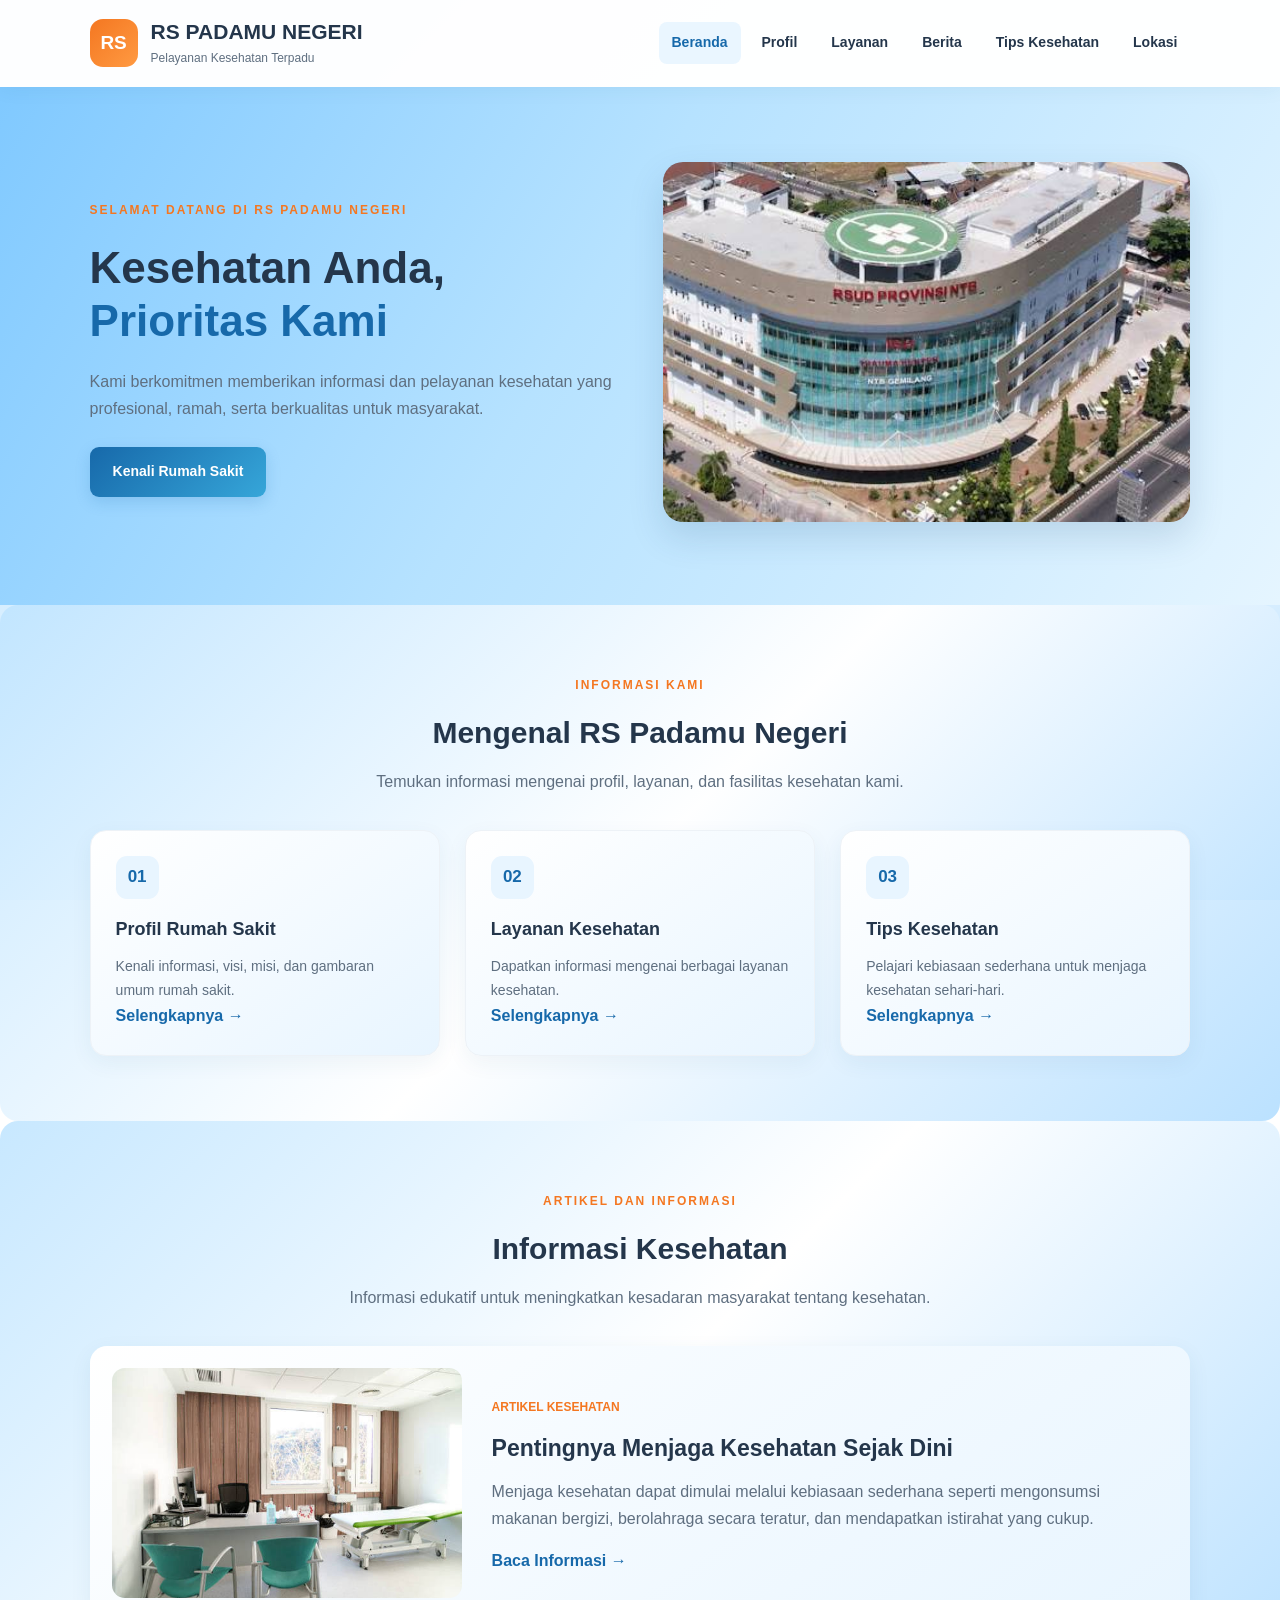
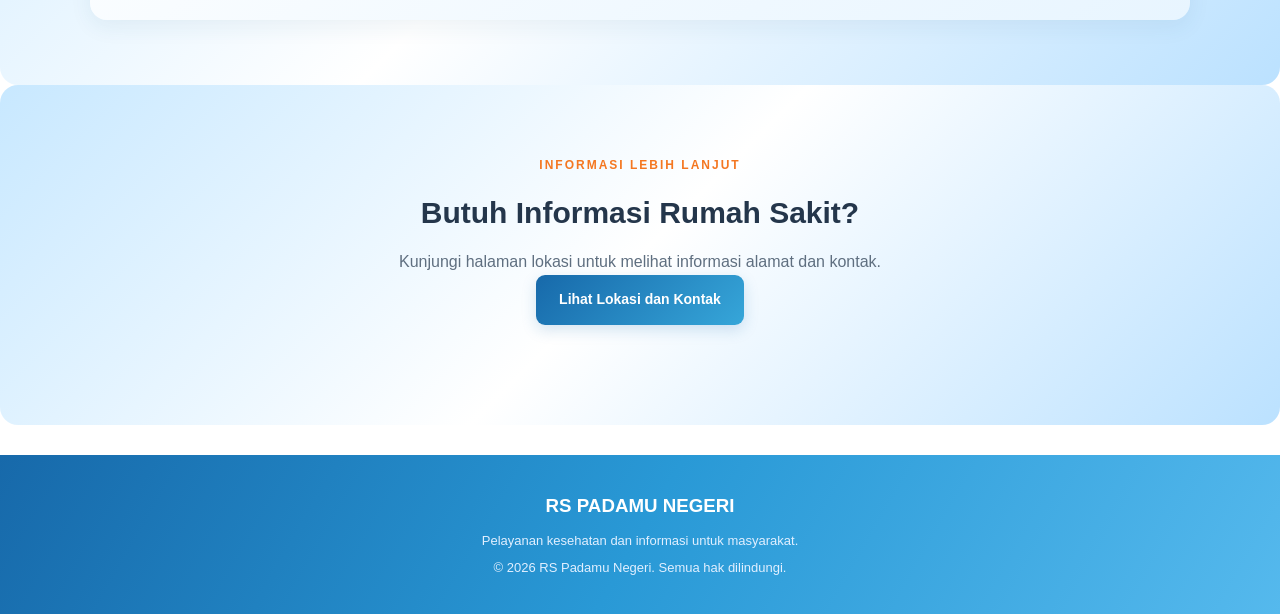
<file: index.html>
<!DOCTYPE html>
<html lang="id">
<head>
    <meta charset="UTF-8">
    <meta name="viewport" content="width=device-width, initial-scale=1.0">
    <title>Beranda | RS Padamu Negeri</title>
    <link rel="stylesheet" href="style.css">
</head>

<body>

    <!-- HEADER DAN NAVIGASI -->
    <header class="header">

        <div class="brand">
            <div class="brand-icon">RS</div>
            <div>
                <h1>RS PADAMU NEGERI</h1>
                <p>Pelayanan Kesehatan Terpadu</p>
            </div>
        </div>

        <nav>
            <a href="index.html" class="active">Beranda</a>
            <a href="profil.html">Profil</a>
            <a href="layanan.html">Layanan</a>
            <a href="berita.html">Berita</a>
            <a href="tips.html">Tips Kesehatan</a>
            <a href="lokasi.html">Lokasi</a>
        </nav>

    </header>

    <main>

        <!-- HERO UTAMA -->
        <section class="hero">

            <div class="hero-content">

                <span class="tagline">
                    SELAMAT DATANG DI RS PADAMU NEGERI
                </span>

                <h2>
                    Kesehatan Anda,
                    <br>
                    <span>Prioritas Kami</span>
                </h2>

                <p>
                    Kami berkomitmen memberikan informasi dan
                    pelayanan kesehatan yang profesional,
                    ramah, serta berkualitas untuk masyarakat.
                </p>

                <a href="profil.html" class="button">
                    Kenali Rumah Sakit
                </a>

            </div>

            <div class="hero-image">
                <img src="Gambar/rumah-sakit.jpg"
                     alt="Gedung Rumah Sakit">
            </div>

        </section>

        <!-- INFORMASI UTAMA -->
        <section class="section">

            <div class="section-heading">
                <span>INFORMASI KAMI</span>
                <h2>Mengenal RS Padamu Negeri</h2>
                <p>
                    Temukan informasi mengenai profil,
                    layanan, dan fasilitas kesehatan kami.
                </p>
            </div>

            <div class="card-grid">

                <article class="info-card">
                    <div class="card-icon">01</div>
                    <h3>Profil Rumah Sakit</h3>
                    <p>
                        Kenali informasi, visi, misi,
                        dan gambaran umum rumah sakit.
                    </p>
                    <a href="profil.html">Selengkapnya →</a>
                </article>

                <article class="info-card">
                    <div class="card-icon">02</div>
                    <h3>Layanan Kesehatan</h3>
                    <p>
                        Dapatkan informasi mengenai
                        berbagai layanan kesehatan.
                    </p>
                    <a href="layanan.html">Selengkapnya →</a>
                </article>

                <article class="info-card">
                    <div class="card-icon">03</div>
                    <h3>Tips Kesehatan</h3>
                    <p>
                        Pelajari kebiasaan sederhana
                        untuk menjaga kesehatan sehari-hari.
                    </p>
                    <a href="tips.html">Selengkapnya →</a>
                </article>

            </div>

        </section>

        <!-- BERITA KESEHATAN -->
        <section class="section">

            <div class="section-heading">
                <span>ARTIKEL DAN INFORMASI</span>
                <h2>Informasi Kesehatan</h2>
                <p>
                    Informasi edukatif untuk meningkatkan
                    kesadaran masyarakat tentang kesehatan.
                </p>
            </div>

            <article class="news-card">

                <img src="Gambar/kesehatan.jpg"
                     alt="Informasi Kesehatan">

                <div>

                    <span class="news-date">
                        ARTIKEL KESEHATAN
                    </span>

                    <h3>
                        Pentingnya Menjaga Kesehatan Sejak Dini
                    </h3>

                    <p>
                        Menjaga kesehatan dapat dimulai melalui
                        kebiasaan sederhana seperti mengonsumsi
                        makanan bergizi, berolahraga secara teratur,
                        dan mendapatkan istirahat yang cukup.
                    </p>

                    <a href="berita.html">
                        Baca Informasi →
                    </a>

                </div>

            </article>

        </section>

        <!-- AJAKAN MENGHUBUNGI -->
        <section class="section">

            <div class="section-heading">
                <span>INFORMASI LEBIH LANJUT</span>
                <h2>Butuh Informasi Rumah Sakit?</h2>
                <p>
                    Kunjungi halaman lokasi untuk melihat
                    informasi alamat dan kontak.
                </p>

                <a href="lokasi.html" class="button">
                    Lihat Lokasi dan Kontak
                </a>
            </div>

        </section>

    </main>

    <!-- FOOTER -->
    <footer class="footer">

        <h3>RS PADAMU NEGERI</h3>

        <p>
            Pelayanan kesehatan dan informasi
            untuk masyarakat.
        </p>

        <p>
            © 2026 RS Padamu Negeri. Semua hak dilindungi.
        </p>

    </footer>

</body>
</html>
</file>
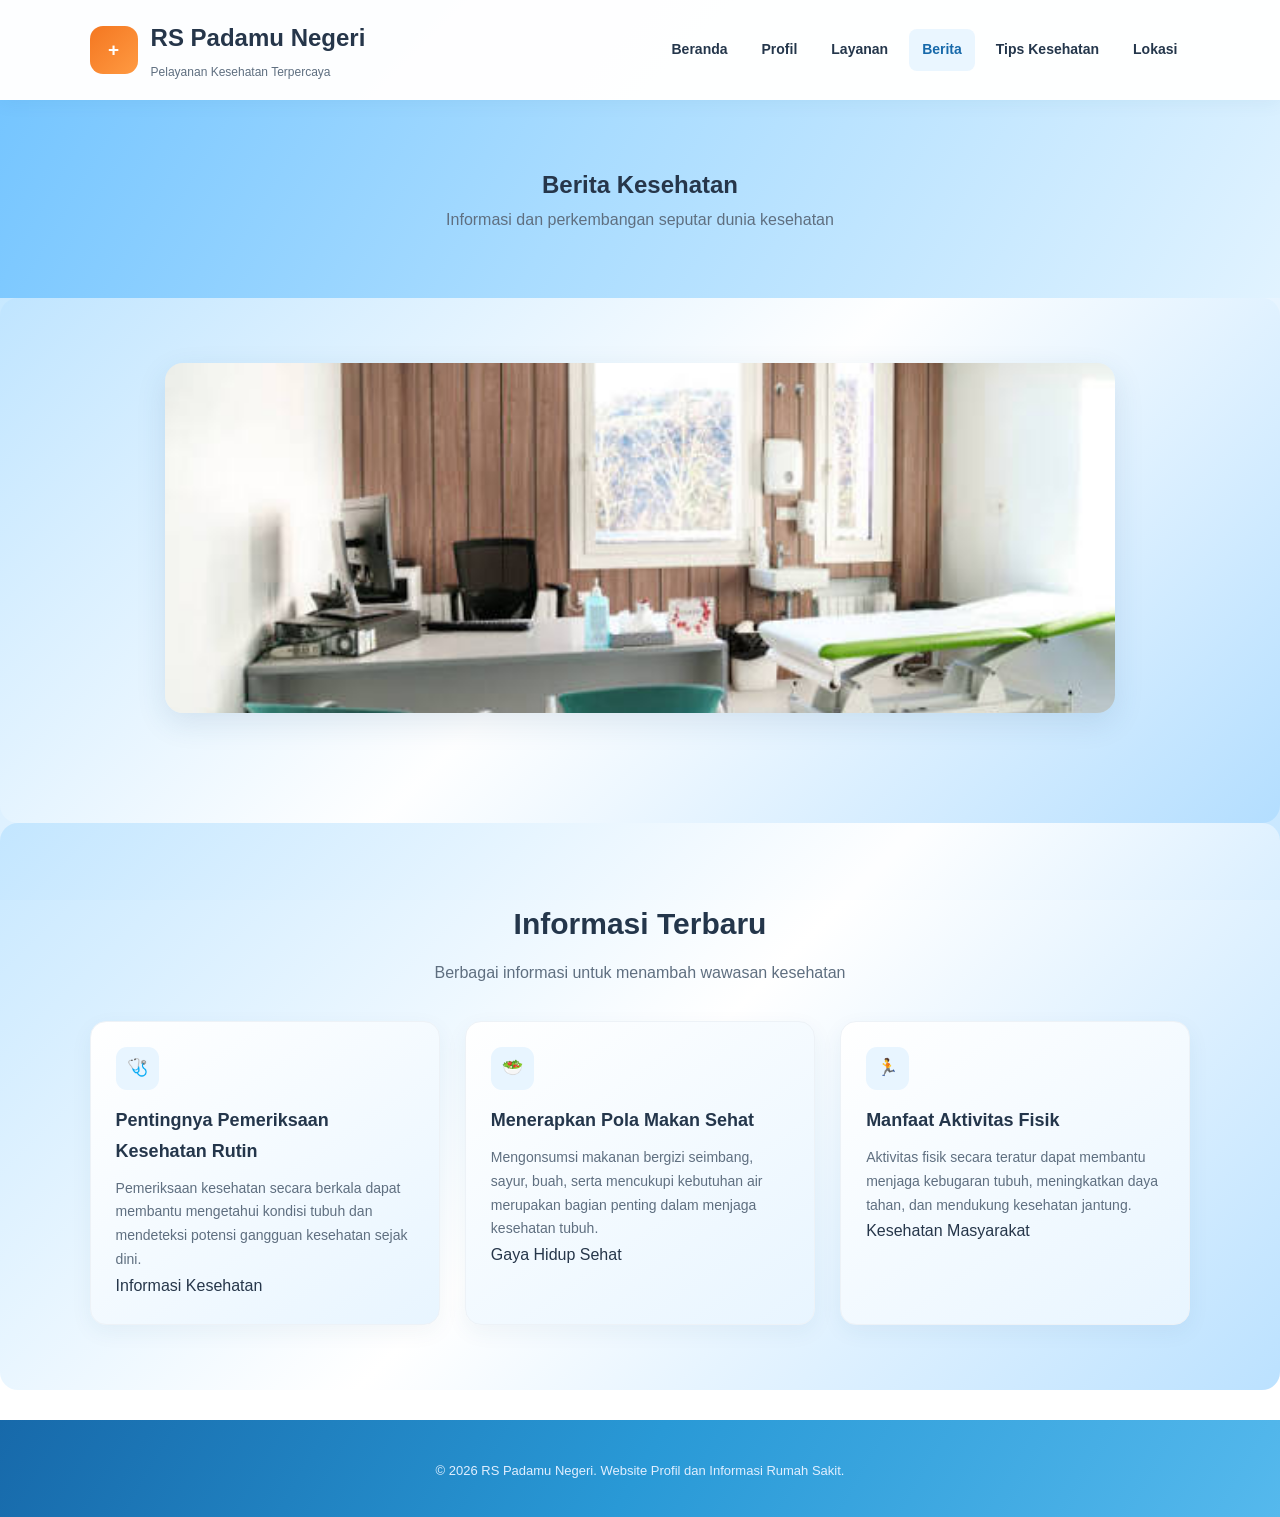
<file: berita.html>
<!DOCTYPE html>
<html lang="id">
<head>
    <meta charset="UTF-8">
    <meta name="viewport" content="width=device-width, initial-scale=1.0">
    <title>Berita - RS Padamu Negeri</title>
    <link rel="stylesheet" href="style.css">
</head>
<body>

    <!-- HEADER -->
    <header class="header">
        <div class="brand">
            <div class="brand-icon">+</div>
            <div>
                <h2>RS Padamu Negeri</h2>
                <p>Pelayanan Kesehatan Terpercaya</p>
            </div>
        </div>

        <nav>
            <a href="index.html">Beranda</a>
            <a href="profil.html">Profil</a>
            <a href="layanan.html">Layanan</a>
            <a href="berita.html" class="active">Berita</a>
            <a href="tips.html">Tips Kesehatan</a>
            <a href="lokasi.html">Lokasi</a>
        </nav>
    </header>

    <!-- BANNER -->
    <section class="page-banner">
        <h1>Berita Kesehatan</h1>
        <p>Informasi dan perkembangan seputar dunia kesehatan</p>
    </section>

    <!-- FOTO UTAMA -->
    <section class="section">
        <div class="main-service-image">
            <img src="Gambar/kesehatan.jpg"
                 alt="Informasi Kesehatan">
        </div>
    </section>

    <!-- DAFTAR BERITA -->
    <section class="section">
        <div class="section-heading">
            <h2>Informasi Terbaru</h2>
            <p>Berbagai informasi untuk menambah wawasan kesehatan</p>
        </div>

        <div class="card-grid">

            <div class="info-card">
                <div class="card-icon">🩺</div>
                <h3>Pentingnya Pemeriksaan Kesehatan Rutin</h3>
                <p>
                    Pemeriksaan kesehatan secara berkala
                    dapat membantu mengetahui kondisi tubuh
                    dan mendeteksi potensi gangguan kesehatan
                    sejak dini.
                </p>
                <span>Informasi Kesehatan</span>
            </div>

            <div class="info-card">
                <div class="card-icon">🥗</div>
                <h3>Menerapkan Pola Makan Sehat</h3>
                <p>
                    Mengonsumsi makanan bergizi seimbang,
                    sayur, buah, serta mencukupi kebutuhan
                    air merupakan bagian penting dalam
                    menjaga kesehatan tubuh.
                </p>
                <span>Gaya Hidup Sehat</span>
            </div>

            <div class="info-card">
                <div class="card-icon">🏃</div>
                <h3>Manfaat Aktivitas Fisik</h3>
                <p>
                    Aktivitas fisik secara teratur dapat
                    membantu menjaga kebugaran tubuh,
                    meningkatkan daya tahan, dan
                    mendukung kesehatan jantung.
                </p>
                <span>Kesehatan Masyarakat</span>
            </div>

        </div>
    </section>

    <!-- FOOTER -->
    <footer class="footer">
        <p>&copy; 2026 RS Padamu Negeri.
        Website Profil dan Informasi Rumah Sakit.</p>
    </footer>

</body>
</html>
</file>
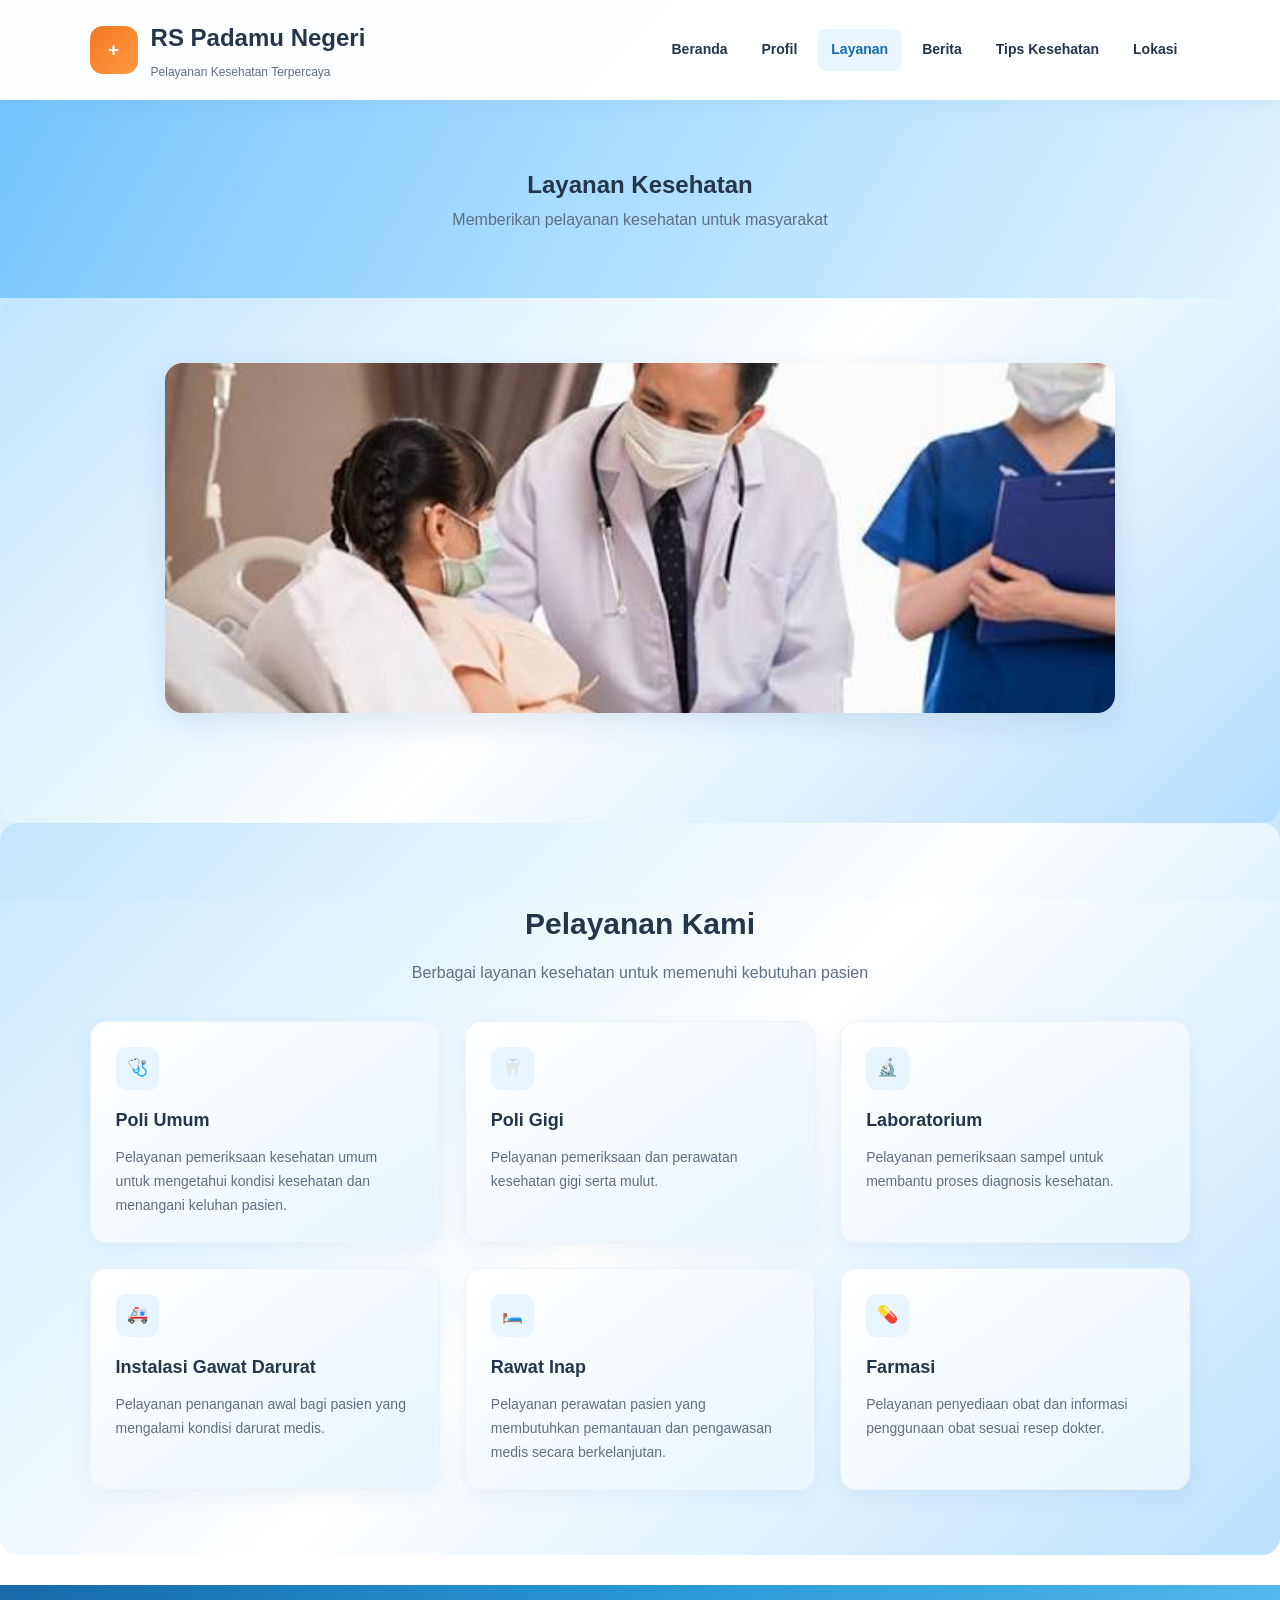
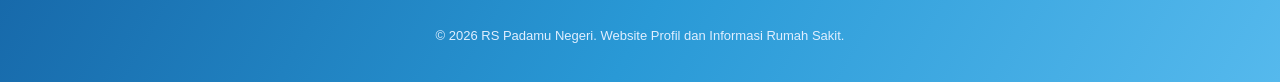
<file: layanan.html>
<!DOCTYPE html>
<html lang="id">
<head>
    <meta charset="UTF-8">
    <meta name="viewport" content="width=device-width, initial-scale=1.0">
    <title>Layanan - RS Padamu Negeri</title>
    <link rel="stylesheet" href="style.css">
</head>
<body>

    <!-- HEADER -->
    <header class="header">
        <div class="brand">
            <div class="brand-icon">+</div>
            <div>
                <h2>RS Padamu Negeri</h2>
                <p>Pelayanan Kesehatan Terpercaya</p>
            </div>
        </div>

        <nav>
            <a href="index.html">Beranda</a>
            <a href="profil.html">Profil</a>
            <a href="layanan.html" class="active">Layanan</a>
            <a href="berita.html">Berita</a>
            <a href="tips.html">Tips Kesehatan</a>
            <a href="lokasi.html">Lokasi</a>
        </nav>
    </header>

    <!-- BANNER -->
    <section class="page-banner">
        <h1>Layanan Kesehatan</h1>
        <p>Memberikan pelayanan kesehatan untuk masyarakat</p>
    </section>

    <!-- FOTO UTAMA -->
    <section class="section">
        <div class="main-service-image">
            <img src="Gambar/dokter.jpg"
                 alt="Pelayanan Dokter RS Padamu Negeri">
        </div>
    </section>

    <!-- INFORMASI LAYANAN -->
    <section class="section">
        <div class="section-heading">
            <h2>Pelayanan Kami</h2>
            <p>Berbagai layanan kesehatan untuk memenuhi kebutuhan pasien</p>
        </div>

        <div class="card-grid">

            <div class="info-card">
                <div class="card-icon">🩺</div>
                <h3>Poli Umum</h3>
                <p>
                    Pelayanan pemeriksaan kesehatan umum
                    untuk mengetahui kondisi kesehatan
                    dan menangani keluhan pasien.
                </p>
            </div>

            <div class="info-card">
                <div class="card-icon">🦷</div>
                <h3>Poli Gigi</h3>
                <p>
                    Pelayanan pemeriksaan dan perawatan
                    kesehatan gigi serta mulut.
                </p>
            </div>

            <div class="info-card">
                <div class="card-icon">🔬</div>
                <h3>Laboratorium</h3>
                <p>
                    Pelayanan pemeriksaan sampel untuk
                    membantu proses diagnosis kesehatan.
                </p>
            </div>

            <div class="info-card">
                <div class="card-icon">🚑</div>
                <h3>Instalasi Gawat Darurat</h3>
                <p>
                    Pelayanan penanganan awal bagi pasien
                    yang mengalami kondisi darurat medis.
                </p>
            </div>

            <div class="info-card">
                <div class="card-icon">🛏️</div>
                <h3>Rawat Inap</h3>
                <p>
                    Pelayanan perawatan pasien yang
                    membutuhkan pemantauan dan pengawasan
                    medis secara berkelanjutan.
                </p>
            </div>

            <div class="info-card">
                <div class="card-icon">💊</div>
                <h3>Farmasi</h3>
                <p>
                    Pelayanan penyediaan obat dan informasi
                    penggunaan obat sesuai resep dokter.
                </p>
            </div>

        </div>
    </section>

    <!-- FOOTER -->
    <footer class="footer">
        <p>&copy; 2026 RS Padamu Negeri.
        Website Profil dan Informasi Rumah Sakit.</p>
    </footer>

</body>
</html>
</file>
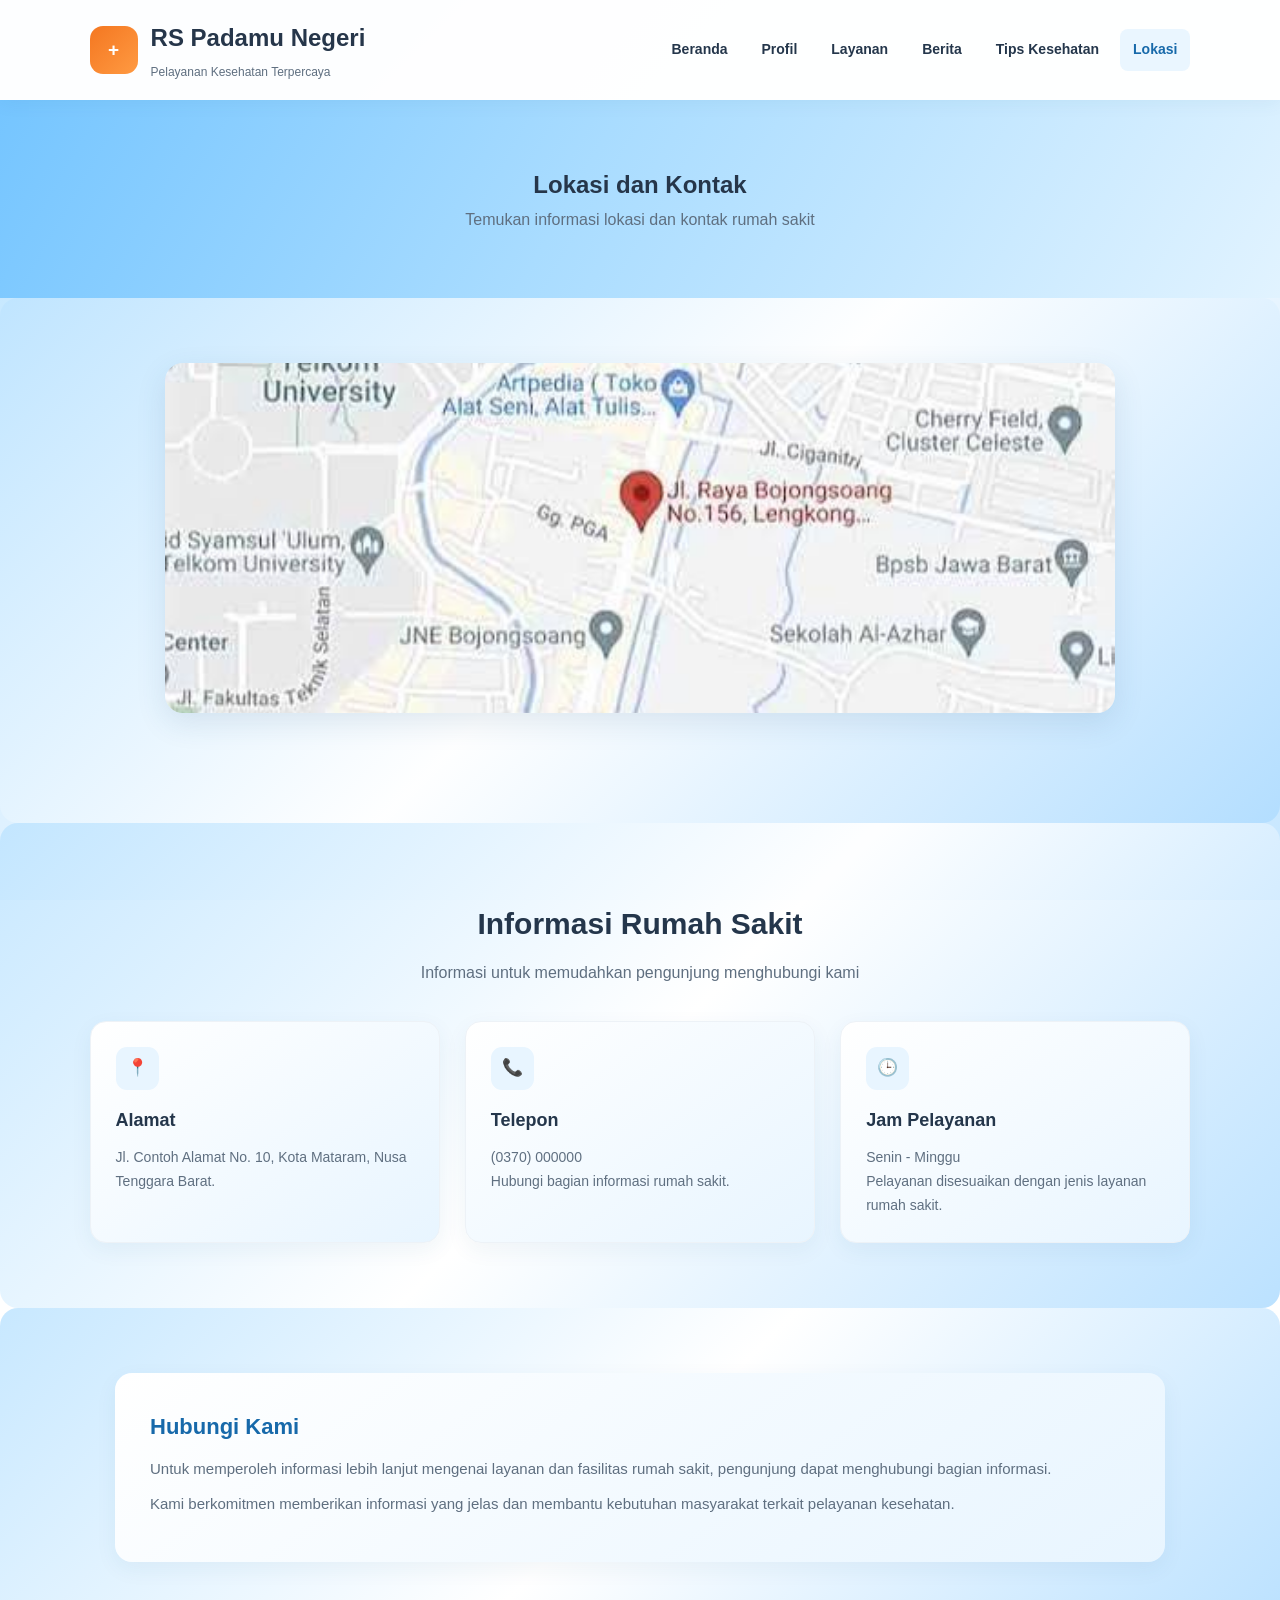
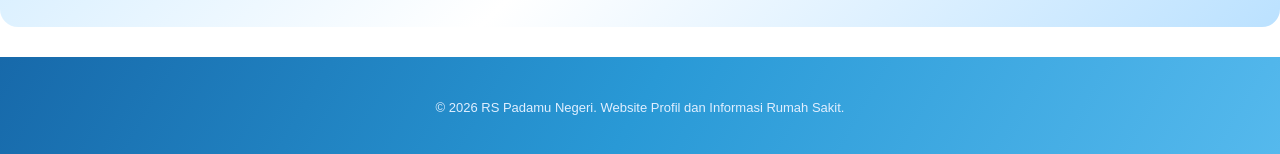
<file: lokasi.html>
<!DOCTYPE html>
<html lang="id">
<head>
    <meta charset="UTF-8">
    <meta name="viewport" content="width=device-width, initial-scale=1.0">
    <title>Lokasi - RS Padamu Negeri</title>
    <link rel="stylesheet" href="style.css">
</head>
<body>

    <!-- HEADER -->
    <header class="header">
        <div class="brand">
            <div class="brand-icon">+</div>
            <div>
                <h2>RS Padamu Negeri</h2>
                <p>Pelayanan Kesehatan Terpercaya</p>
            </div>
        </div>

        <nav>
            <a href="index.html">Beranda</a>
            <a href="profil.html">Profil</a>
            <a href="layanan.html">Layanan</a>
            <a href="berita.html">Berita</a>
            <a href="tips.html">Tips Kesehatan</a>
            <a href="lokasi.html" class="active">Lokasi</a>
        </nav>
    </header>

    <!-- BANNER -->
    <section class="page-banner">
        <h1>Lokasi dan Kontak</h1>
        <p>Temukan informasi lokasi dan kontak rumah sakit</p>
    </section>

    <!-- FOTO UTAMA -->
    <section class="section">
        <div class="main-service-image">
            <img src="Gambar/gedung-rumah-sakit.jpg"
                 alt="Gedung RS Padamu Negeri">
        </div>
    </section>

    <!-- INFORMASI LOKASI -->
    <section class="section">
        <div class="section-heading">
            <h2>Informasi Rumah Sakit</h2>
            <p>Informasi untuk memudahkan pengunjung menghubungi kami</p>
        </div>

        <div class="card-grid">

            <div class="info-card">
                <div class="card-icon">📍</div>
                <h3>Alamat</h3>
                <p>
                    Jl. Contoh Alamat No. 10,
                    Kota Mataram, Nusa Tenggara Barat.
                </p>
            </div>

            <div class="info-card">
                <div class="card-icon">📞</div>
                <h3>Telepon</h3>
                <p>
                    (0370) 000000
                    <br>
                    Hubungi bagian informasi rumah sakit.
                </p>
            </div>

            <div class="info-card">
                <div class="card-icon">🕒</div>
                <h3>Jam Pelayanan</h3>
                <p>
                    Senin - Minggu
                    <br>
                    Pelayanan disesuaikan dengan
                    jenis layanan rumah sakit.
                </p>
            </div>

        </div>
    </section>

    <!-- INFORMASI TAMBAHAN -->
    <section class="section">
        <div class="content-box">
            <h2>Hubungi Kami</h2>
            <p>
                Untuk memperoleh informasi lebih lanjut
                mengenai layanan dan fasilitas rumah sakit,
                pengunjung dapat menghubungi bagian informasi.
            </p>
            <p>
                Kami berkomitmen memberikan informasi
                yang jelas dan membantu kebutuhan
                masyarakat terkait pelayanan kesehatan.
            </p>
        </div>
    </section>

    <!-- FOOTER -->
    <footer class="footer">
        <p>&copy; 2026 RS Padamu Negeri.
        Website Profil dan Informasi Rumah Sakit.</p>
    </footer>

</body>
</html>
</file>
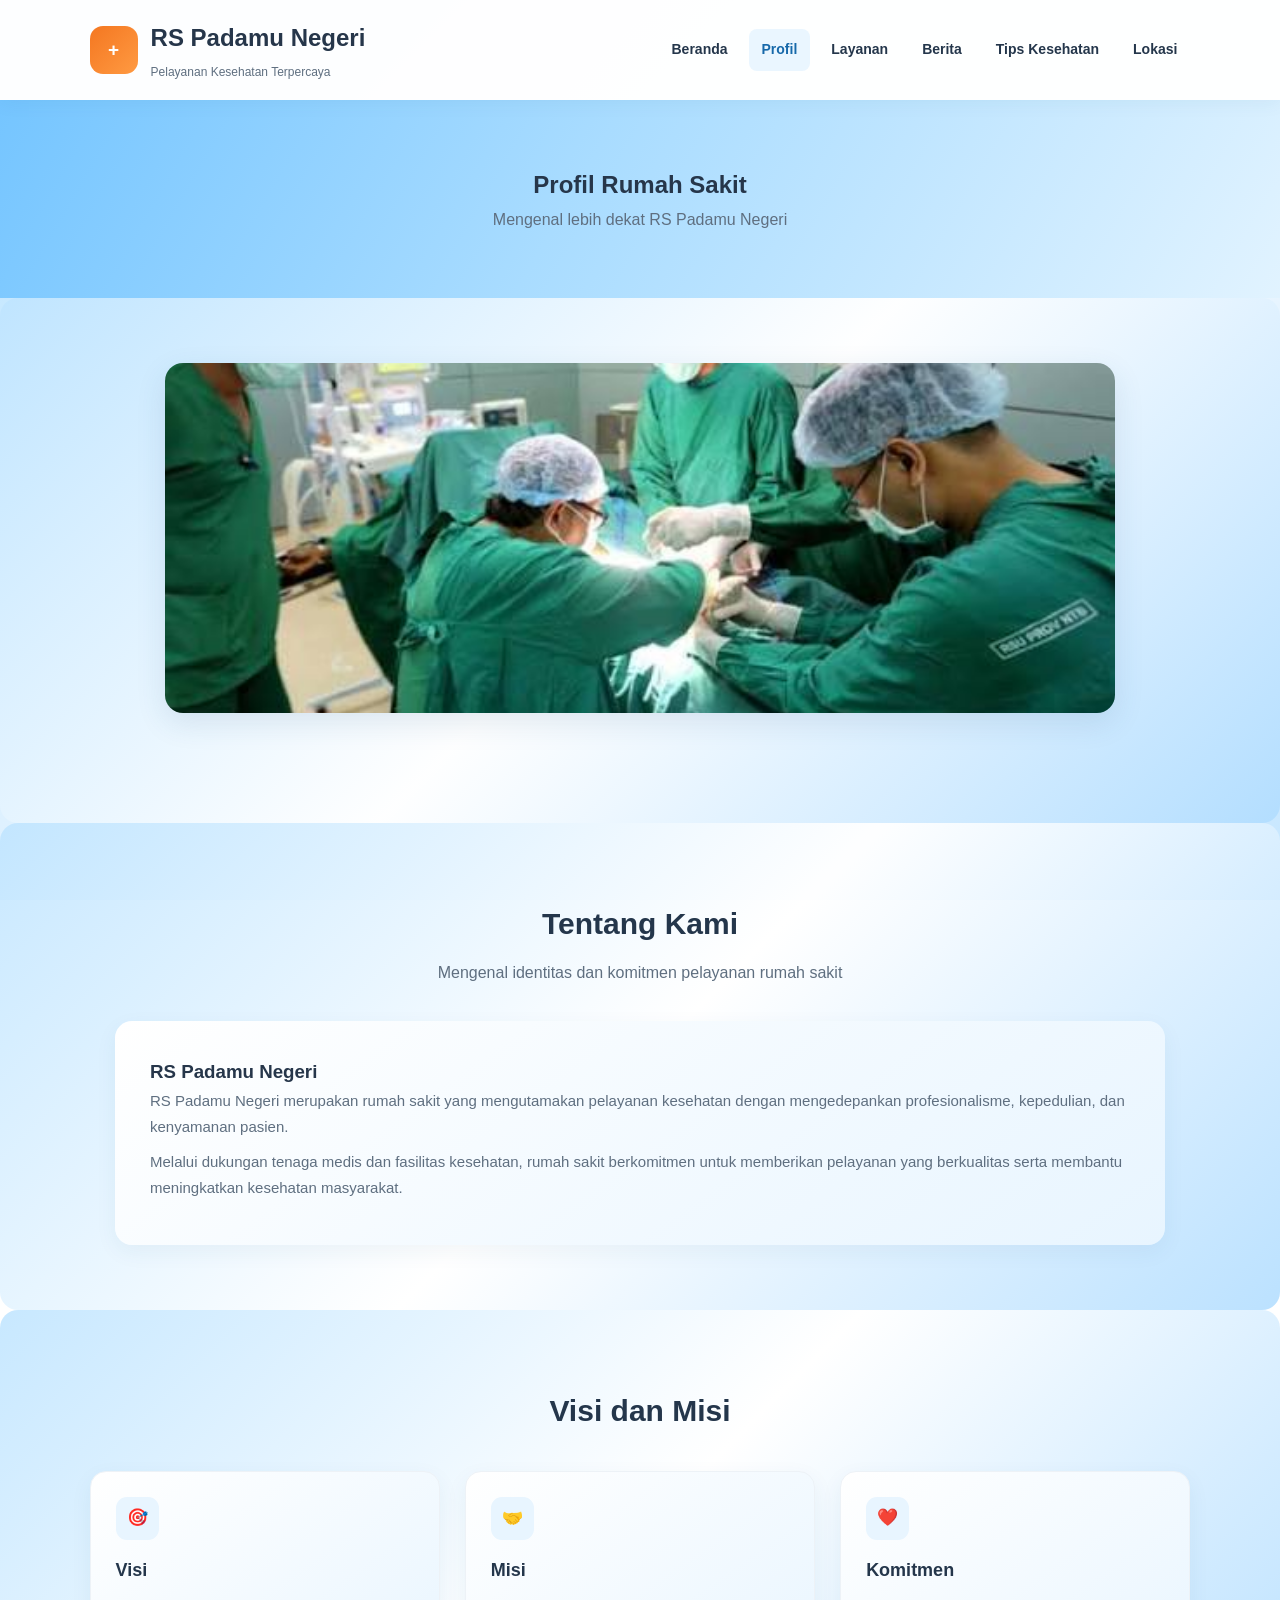
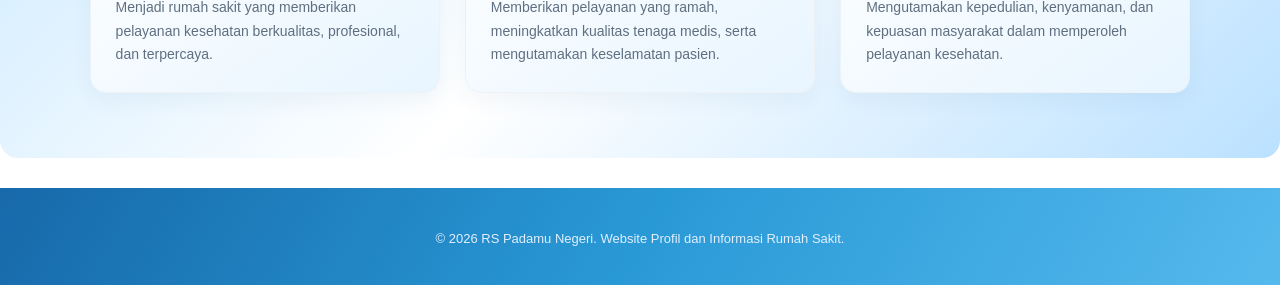
<file: profil.html>
<!DOCTYPE html>
<html lang="id">
<head>
    <meta charset="UTF-8">
    <meta name="viewport" content="width=device-width, initial-scale=1.0">
    <title>Profil - RS Padamu Negeri</title>
    <link rel="stylesheet" href="style.css">
</head>
<body>

    <!-- HEADER -->
    <header class="header">
        <div class="brand">
            <div class="brand-icon">+</div>
            <div>
                <h2>RS Padamu Negeri</h2>
                <p>Pelayanan Kesehatan Terpercaya</p>
            </div>
        </div>

        <nav>
            <a href="index.html">Beranda</a>
            <a href="profil.html" class="active">Profil</a>
            <a href="layanan.html">Layanan</a>
            <a href="berita.html">Berita</a>
            <a href="tips.html">Tips Kesehatan</a>
            <a href="lokasi.html">Lokasi</a>
        </nav>
    </header>

    <!-- BANNER -->
    <section class="page-banner">
        <h1>Profil Rumah Sakit</h1>
        <p>Mengenal lebih dekat RS Padamu Negeri</p>
    </section>

    <!-- FOTO UTAMA -->
    <section class="section">
        <div class="main-service-image">
            <img src="Gambar/tim-medis.jpg"
                 alt="Tim Medis RS Padamu Negeri">
        </div>
    </section>

    <!-- TENTANG KAMI -->
    <section class="section">
        <div class="section-heading">
            <h2>Tentang Kami</h2>
            <p>Mengenal identitas dan komitmen pelayanan rumah sakit</p>
        </div>

        <div class="content-box">
            <h3>RS Padamu Negeri</h3>
            <p>
                RS Padamu Negeri merupakan rumah sakit yang
                mengutamakan pelayanan kesehatan dengan
                mengedepankan profesionalisme, kepedulian,
                dan kenyamanan pasien.
            </p>
            <p>
                Melalui dukungan tenaga medis dan fasilitas
                kesehatan, rumah sakit berkomitmen untuk
                memberikan pelayanan yang berkualitas serta
                membantu meningkatkan kesehatan masyarakat.
            </p>
        </div>
    </section>

    <!-- VISI MISI -->
    <section class="section">
        <div class="section-heading">
            <h2>Visi dan Misi</h2>
        </div>

        <div class="card-grid">
            <div class="info-card">
                <div class="card-icon">🎯</div>
                <h3>Visi</h3>
                <p>
                    Menjadi rumah sakit yang memberikan
                    pelayanan kesehatan berkualitas,
                    profesional, dan terpercaya.
                </p>
            </div>

            <div class="info-card">
                <div class="card-icon">🤝</div>
                <h3>Misi</h3>
                <p>
                    Memberikan pelayanan yang ramah,
                    meningkatkan kualitas tenaga medis,
                    serta mengutamakan keselamatan pasien.
                </p>
            </div>

            <div class="info-card">
                <div class="card-icon">❤️</div>
                <h3>Komitmen</h3>
                <p>
                    Mengutamakan kepedulian, kenyamanan,
                    dan kepuasan masyarakat dalam
                    memperoleh pelayanan kesehatan.
                </p>
            </div>
        </div>
    </section>

    <!-- FOOTER -->
    <footer class="footer">
        <p>&copy; 2026 RS Padamu Negeri.
        Website Profil dan Informasi Rumah Sakit.</p>
    </footer>

</body>
</html>
</file>
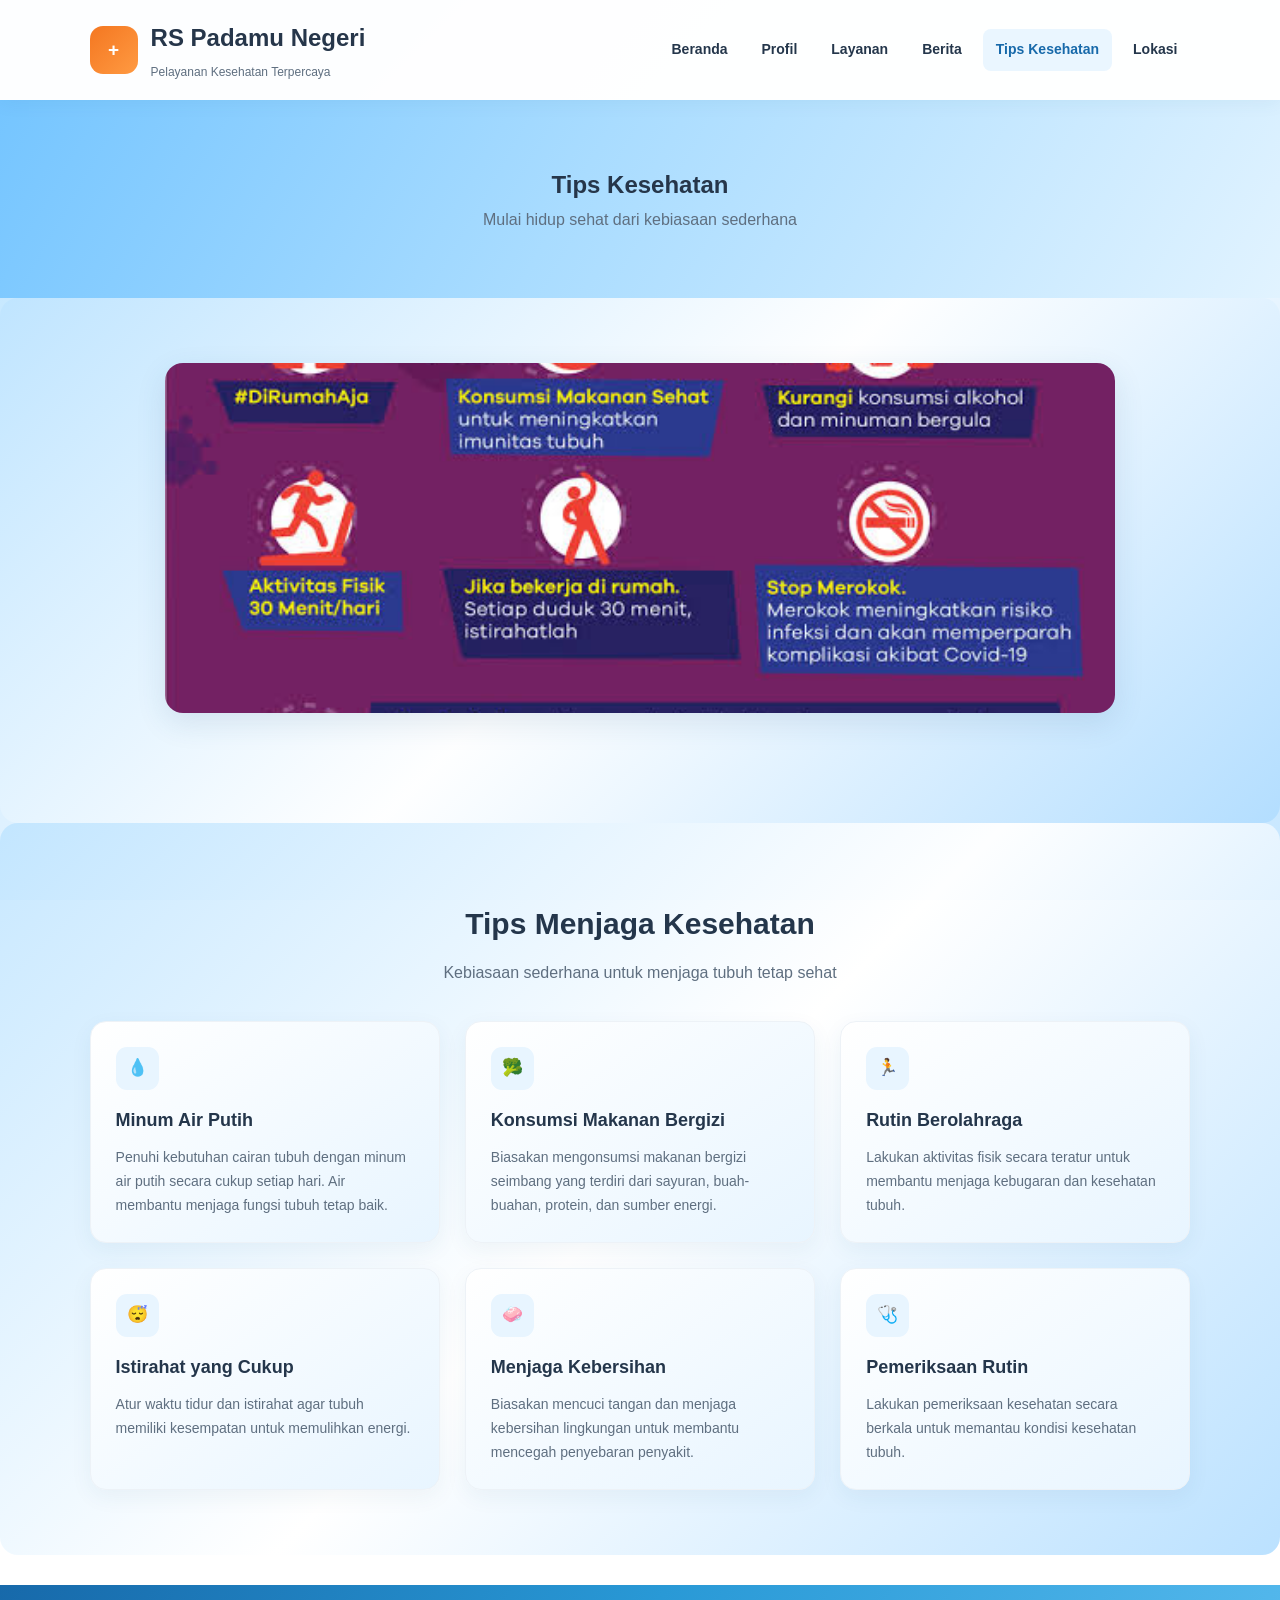
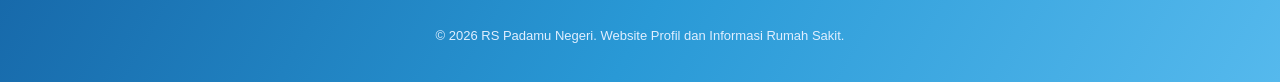
<file: tips.html>
<!DOCTYPE html>
<html lang="id">
<head>
    <meta charset="UTF-8">
    <meta name="viewport" content="width=device-width, initial-scale=1.0">
    <title>Tips Kesehatan - RS Padamu Negeri</title>
    <link rel="stylesheet" href="style.css">
</head>
<body>

    <!-- HEADER -->
    <header class="header">
        <div class="brand">
            <div class="brand-icon">+</div>
            <div>
                <h2>RS Padamu Negeri</h2>
                <p>Pelayanan Kesehatan Terpercaya</p>
            </div>
        </div>

        <nav>
            <a href="index.html">Beranda</a>
            <a href="profil.html">Profil</a>
            <a href="layanan.html">Layanan</a>
            <a href="berita.html">Berita</a>
            <a href="tips.html" class="active">Tips Kesehatan</a>
            <a href="lokasi.html">Lokasi</a>
        </nav>
    </header>

    <!-- BANNER -->
    <section class="page-banner">
        <h1>Tips Kesehatan</h1>
        <p>Mulai hidup sehat dari kebiasaan sederhana</p>
    </section>

    <!-- FOTO UTAMA -->
    <section class="section">
        <div class="main-service-image">
            <img src="Gambar/tips-kesehatan.jpg"
                 alt="Menjaga Kesehatan Tubuh">
        </div>
    </section>

    <!-- INFORMASI TIPS -->
    <section class="section">
        <div class="section-heading">
            <h2>Tips Menjaga Kesehatan</h2>
            <p>Kebiasaan sederhana untuk menjaga tubuh tetap sehat</p>
        </div>

        <div class="card-grid">

            <div class="info-card">
                <div class="card-icon">💧</div>
                <h3>Minum Air Putih</h3>
                <p>
                    Penuhi kebutuhan cairan tubuh dengan
                    minum air putih secara cukup setiap hari.
                    Air membantu menjaga fungsi tubuh tetap baik.
                </p>
            </div>

            <div class="info-card">
                <div class="card-icon">🥦</div>
                <h3>Konsumsi Makanan Bergizi</h3>
                <p>
                    Biasakan mengonsumsi makanan bergizi
                    seimbang yang terdiri dari sayuran,
                    buah-buahan, protein, dan sumber energi.
                </p>
            </div>

            <div class="info-card">
                <div class="card-icon">🏃</div>
                <h3>Rutin Berolahraga</h3>
                <p>
                    Lakukan aktivitas fisik secara teratur
                    untuk membantu menjaga kebugaran
                    dan kesehatan tubuh.
                </p>
            </div>

            <div class="info-card">
                <div class="card-icon">😴</div>
                <h3>Istirahat yang Cukup</h3>
                <p>
                    Atur waktu tidur dan istirahat agar
                    tubuh memiliki kesempatan untuk
                    memulihkan energi.
                </p>
            </div>

            <div class="info-card">
                <div class="card-icon">🧼</div>
                <h3>Menjaga Kebersihan</h3>
                <p>
                    Biasakan mencuci tangan dan menjaga
                    kebersihan lingkungan untuk membantu
                    mencegah penyebaran penyakit.
                </p>
            </div>

            <div class="info-card">
                <div class="card-icon">🩺</div>
                <h3>Pemeriksaan Rutin</h3>
                <p>
                    Lakukan pemeriksaan kesehatan secara
                    berkala untuk memantau kondisi
                    kesehatan tubuh.
                </p>
            </div>

        </div>
    </section>

    <!-- FOOTER -->
    <footer class="footer">
        <p>&copy; 2026 RS Padamu Negeri.
        Website Profil dan Informasi Rumah Sakit.</p>
    </footer>

</body>
</html>
</file>
<file: style.css>
/* =====================================
   RS PADAMU NEGERI
   MODERN HEALTHCARE WEBSITE
   ===================================== */

/* RESET */
* {
    margin: 0;
    padding: 0;
    box-sizing: border-box;
}

html {
    scroll-behavior: smooth;
}

body {
    font-family: Arial, Helvetica, sans-serif;
    background: #f8fbff;
    color: #26364a;
    line-height: 1.7;
}

/* WARNA DAN KOMPONEN UTAMA */
:root {
    --primary: #1769aa;
    --secondary: #36a6d9;
    --orange: #f47721;
    --dark: #24364b;
    --text: #5f6f80;
    --white: #ffffff;
    --soft-blue: #eaf6ff;
}

/* HEADER */
.header {
    width: 100%;
    background: rgba(255,255,255,0.97);
    padding: 18px 7%;
    display: flex;
    align-items: center;
    justify-content: space-between;
    gap: 25px;
    flex-wrap: wrap;
    box-shadow: 0 3px 18px rgba(30,80,120,0.06);
    position: relative;
    z-index: 10;
}

.brand {
    display: flex;
    align-items: center;
    gap: 13px;
}

.brand-icon {
    width: 48px;
    height: 48px;
    display: flex;
    align-items: center;
    justify-content: center;
    background: linear-gradient(135deg, var(--orange), #ff9a42);
    color: white;
    font-size: 19px;
    font-weight: bold;
    border-radius: 13px;
}

.brand h1 {
    color: var(--dark);
    font-size: 21px;
    line-height: 1.3;
}

.brand p {
    color: var(--text);
    font-size: 12px;
    margin-top: 3px;
}

/* NAVIGASI */
.header nav {
    display: flex;
    align-items: center;
    flex-wrap: wrap;
    gap: 8px;
}

.header nav a {
    text-decoration: none;
    color: var(--dark);
    padding: 9px 13px;
    font-size: 14px;
    font-weight: 600;
    border-radius: 8px;
    transition: 0.3s;
}

.header nav a:hover,
.header nav a.active {
    background: var(--soft-blue);
    color: var(--primary);
}

/* HERO BERANDA */
.hero {
    display: grid;
    grid-template-columns: 1fr 1fr;
    align-items: center;
    gap: 45px;
    padding: 75px 7%;
    background: linear-gradient(
        120deg,
        #e7f5ff,
        #ffffff 55%,
        #fff2e8
    );
}

.hero-content {
    max-width: 570px;
}

.tagline {
    color: var(--orange);
    font-size: 12px;
    font-weight: bold;
    letter-spacing: 2px;
}

.hero-content h2 {
    color: var(--dark);
    font-size: 44px;
    line-height: 1.2;
    margin: 20px 0;
}

.hero-content h2 span {
    color: var(--primary);
}

.hero-content p {
    color: var(--text);
    font-size: 16px;
    margin-bottom: 25px;
}

.hero-image img {
    width: 100%;
    height: 360px;
    object-fit: cover;
    border-radius: 20px;
    box-shadow: 0 15px 35px rgba(20,70,110,0.15);
}

/* TOMBOL */
.button {
    display: inline-block;
    padding: 13px 23px;
    border-radius: 9px;
    background: linear-gradient(135deg, var(--primary), var(--secondary));
    color: white;
    text-decoration: none;
    font-size: 14px;
    font-weight: bold;
    transition: 0.3s;
    box-shadow: 0 5px 15px rgba(23,105,170,0.18);
}

.button:hover {
    background: linear-gradient(135deg, var(--orange), #ff9a42);
    transform: translateY(-3px);
}

/* BANNER HALAMAN */
.page-banner {
    text-align: center;
    padding: 65px 20px;
    background: linear-gradient(
        120deg,
        #e5f4ff,
        #ffffff,
        #fff0e5
    );
}

.page-banner h2 {
    color: var(--primary);
    font-size: 35px;
    margin-bottom: 10px;
}

.page-banner p {
    color: var(--text);
}

/* BAGIAN KONTEN */
.section {
    padding: 65px 7%;
}

.section-heading {
    text-align: center;
    margin-bottom: 35px;
}

.section-heading span {
    color: var(--orange);
    font-size: 12px;
    font-weight: bold;
    letter-spacing: 2px;
}

.section-heading h2 {
    color: var(--dark);
    font-size: 30px;
    margin: 10px 0;
}

.section-heading p {
    color: var(--text);
}

/* KARTU INFORMASI */
.card-grid {
    display: grid;
    grid-template-columns: repeat(3, 1fr);
    gap: 25px;
}

.info-card {
    background: white;
    padding: 25px;
    border: 1px solid #edf2f7;
    border-radius: 16px;
    box-shadow: 0 7px 22px rgba(30,80,120,0.06);
    transition: 0.3s;
}

.info-card:hover {
    transform: translateY(-6px);
    box-shadow: 0 13px 28px rgba(30,80,120,0.12);
}

.card-icon {
    width: 43px;
    height: 43px;
    display: flex;
    align-items: center;
    justify-content: center;
    background: #e8f5ff;
    color: var(--primary);
    font-size: 17px;
    font-weight: bold;
    border-radius: 11px;
    margin-bottom: 15px;
}

.info-card h3 {
    color: var(--dark);
    font-size: 18px;
    margin-bottom: 10px;
}

.info-card p {
    color: var(--text);
    font-size: 14px;
}

/* GAMBAR UTAMA HALAMAN */
.main-service-image {
    max-width: 950px;
    margin: 0 auto 45px;
}

.main-service-image img {
    display: block;
    width: 100%;
    height: 350px;
    object-fit: cover;
    border-radius: 18px;
    box-shadow: 0 10px 30px rgba(30,80,120,0.12);
}

/* KONTEN PROFIL DAN LOKASI */
.content-box {
    max-width: 1050px;
    margin: 0 auto;
    background: white;
    padding: 35px;
    border-radius: 17px;
    box-shadow: 0 7px 22px rgba(30,80,120,0.06);
}

.content-box h2 {
    color: var(--primary);
    font-size: 22px;
    margin: 22px 0 10px;
}

.content-box h2:first-child {
    margin-top: 0;
}

.content-box p,
.content-box li {
    color: var(--text);
    font-size: 15px;
    margin-bottom: 10px;
}

.content-box ul {
    padding-left: 22px;
}

/* BERITA */
.news-card {
    display: grid;
    grid-template-columns: 350px 1fr;
    gap: 30px;
    align-items: center;
    background: white;
    padding: 22px;
    border-radius: 17px;
    box-shadow: 0 7px 22px rgba(30,80,120,0.07);
}

.news-card img {
    width: 100%;
    height: 230px;
    object-fit: cover;
    border-radius: 13px;
}

.news-card h3 {
    color: var(--dark);
    font-size: 23px;
    margin: 10px 0;
}

.news-card p {
    color: var(--text);
    margin-bottom: 15px;
}

.news-card a,
.info-card a {
    color: var(--primary);
    font-weight: bold;
    text-decoration: none;
}

.news-date {
    color: var(--orange);
    font-size: 12px;
    font-weight: bold;
}

/* FOOTER */
.footer {
    background: linear-gradient(120deg, #173c60, #1769aa);
    color: white;
    text-align: center;
    padding: 35px 20px;
    margin-top: 30px;
}

.footer h3 {
    margin-bottom: 8px;
}

.footer p {
    font-size: 13px;
    color: #e1efff;
    margin-top: 5px;
}

/* RESPONSIVE TABLET */
@media (max-width: 900px) {
    .header {
        flex-direction: column;
        align-items: flex-start;
    }

    .hero {
        gap: 25px;
        padding: 55px 6%;
    }

    .hero-content h2 {
        font-size: 35px;
    }

    .card-grid {
        grid-template-columns: repeat(2, 1fr);
    }

    .news-card {
        grid-template-columns: 1fr;
    }
}

/* RESPONSIVE HP */
@media (max-width: 600px) {
    .header {
        padding: 18px 5%;
    }

    .header nav {
        gap: 4px;
    }

    .header nav a {
        font-size: 12px;
        padding: 8px;
    }

    .brand h1 {
        font-size: 18px;
    }

    .hero {
        grid-template-columns: 1fr;
        padding: 45px 6%;
    }

    .hero-content h2 {
        font-size: 32px;
    }

    .hero-image img {
        height: 240px;
    }

    .page-banner {
        padding: 45px 15px;
    }

    .page-banner h2 {
        font-size: 28px;
    }

    .section {
        padding: 45px 6%;
    }

    .section-heading h2 {
        font-size: 25px;
    }

    .card-grid {
        grid-template-columns: 1fr;
    }

    .content-box {
        padding: 23px;
    }

    .main-service-image img {
        height: 230px;
    }
}

/* GRADASI WEBSITE */

body {
    background: linear-gradient(
        135deg,
        #e5f3ff 0%,
        #ffffff 45%,
        #eaf6ff 100%
    );
    background-attachment: fixed;
}

/* Gradasi bagian utama */
.hero {
    background: linear-gradient(
        120deg,
        #cceaff 0%,
        #f4faff 50%,
        #ffe9d8 100%
    );
}

/* Gradasi banner setiap halaman */
.page-banner {
    background: linear-gradient(
        120deg,
        #cceaff,
        #ffffff,
        #ffe9d8
    );
}

/* Gradasi bagian informasi */
.section {
    background: linear-gradient(
        180deg,
        rgba(225, 243, 255, 0.55),
        rgba(255, 255, 255, 0.9)
    );
}

/* =================================
   GRADASI BARU WEBSITE
   ================================= */

/* Latar belakang seluruh halaman */
body {
    background: linear-gradient(
        135deg,
        #b9e3ff 0%,
        #d9efff 30%,
        #f0f8ff 65%,
        #c5e6ff 100%
    );
    background-attachment: fixed;
}

/* Area utama halaman beranda */
.hero {
    background: linear-gradient(
        120deg,
        #80c9ff 0%,
        #b6e2ff 45%,
        #e5f5ff 100%
    );
}

/* Banner halaman profil, layanan, berita, tips, lokasi */
.page-banner {
    background: linear-gradient(
        120deg,
        #75c5ff 0%,
        #a9dcff 45%,
        #e1f3ff 100%
    );
}

/* Bagian konten halaman */
.section {
    background: linear-gradient(
        135deg,
        rgba(190, 228, 255, 0.85),
        rgba(255, 255, 255, 0.95),
        rgba(175, 220, 255, 0.85)
    );
    border-radius: 18px;
}

/* Kartu informasi */
.info-card,
.content-box,
.news-card {
    background: linear-gradient(
        145deg,
        #ffffff 0%,
        #e8f5ff 100%
    );
}

/* Bagian footer */
.footer {
    background: linear-gradient(
        120deg,
        #1769aa,
        #2999d6,
        #55b9ed
    );
    color: white;
}
</file>
